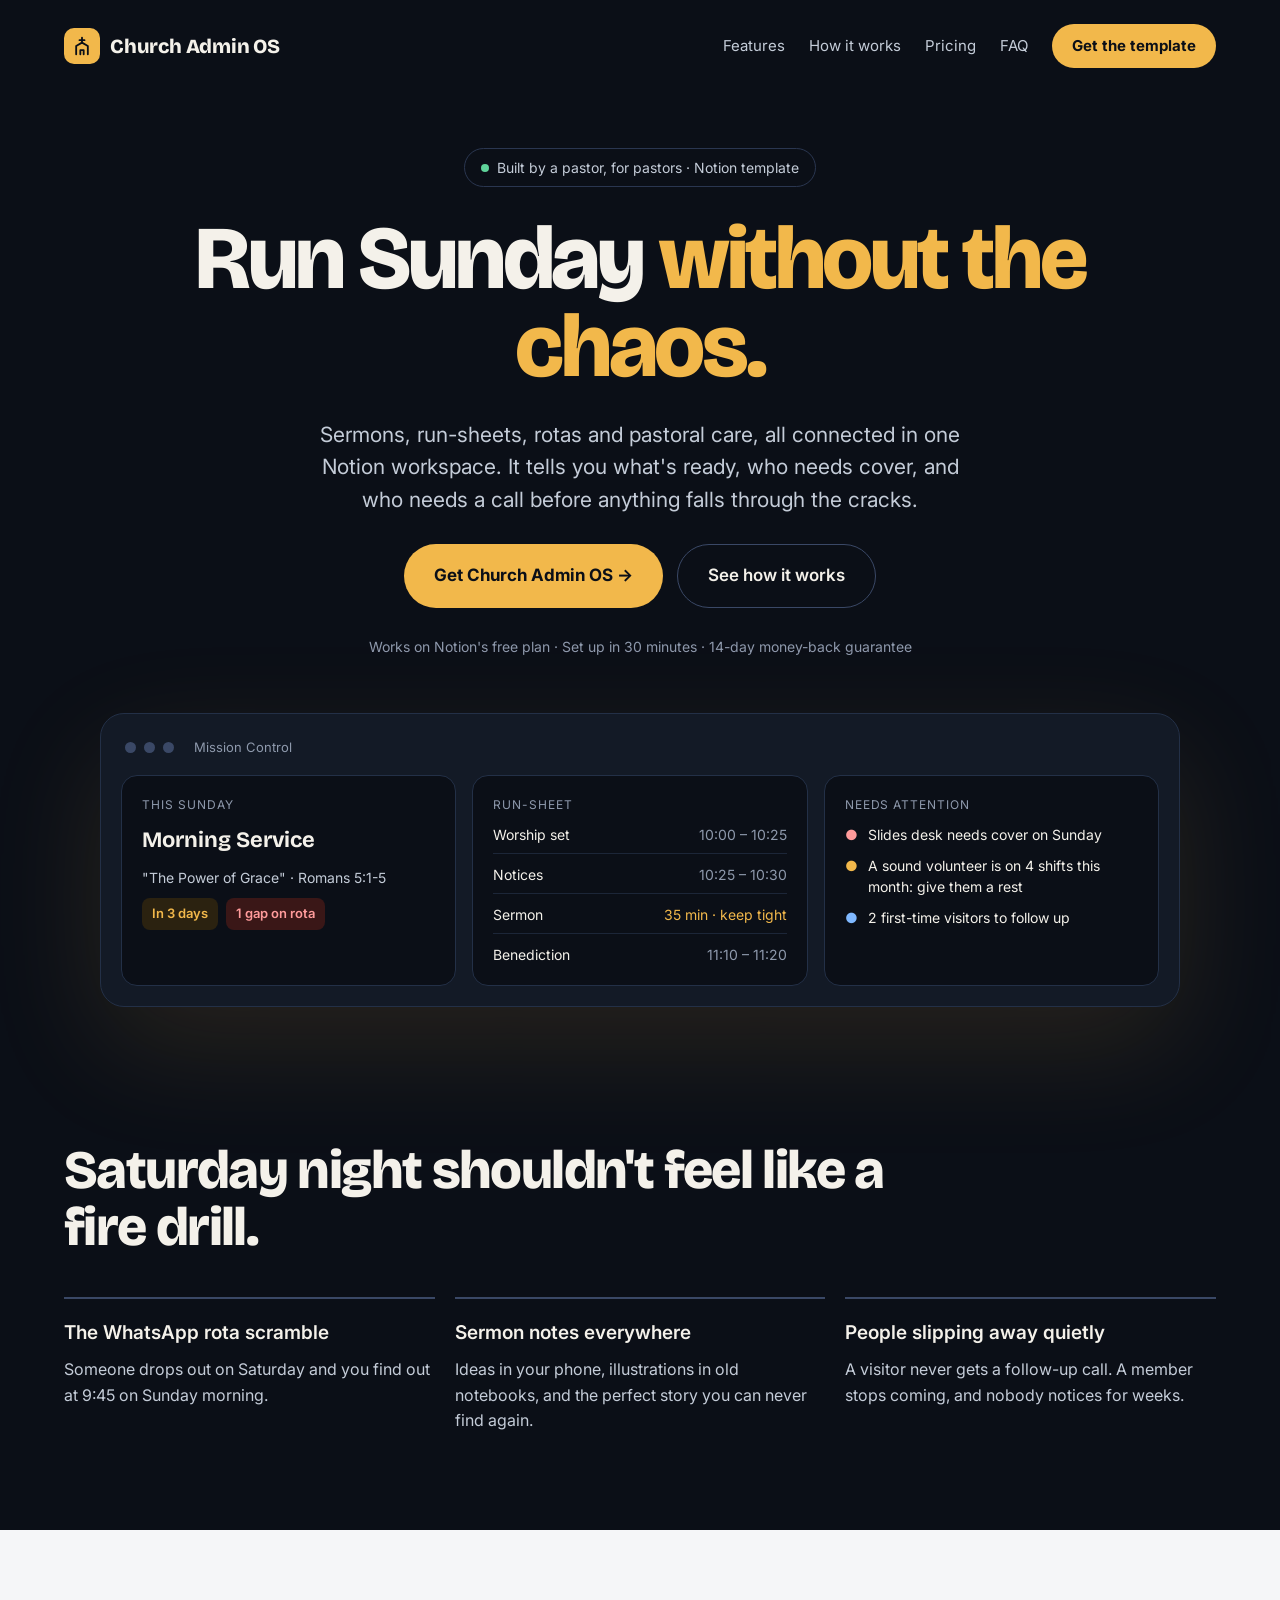
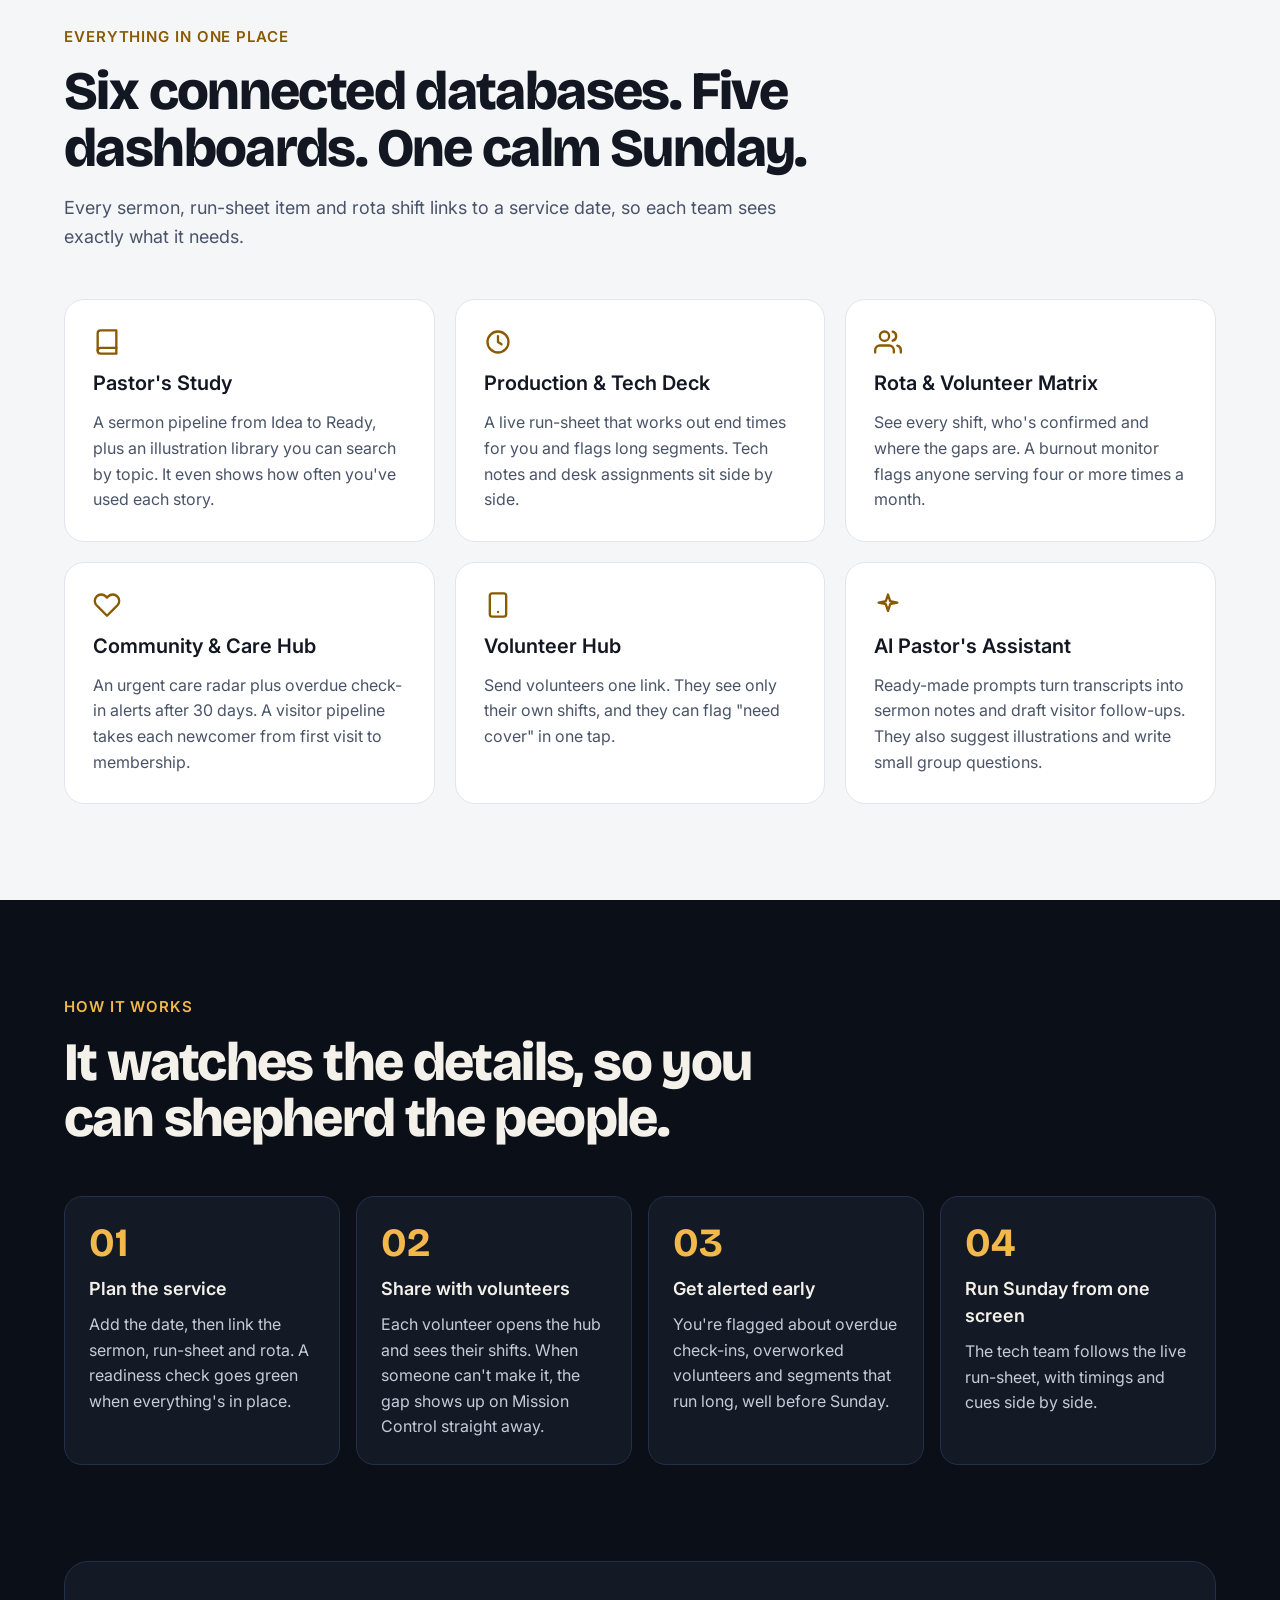
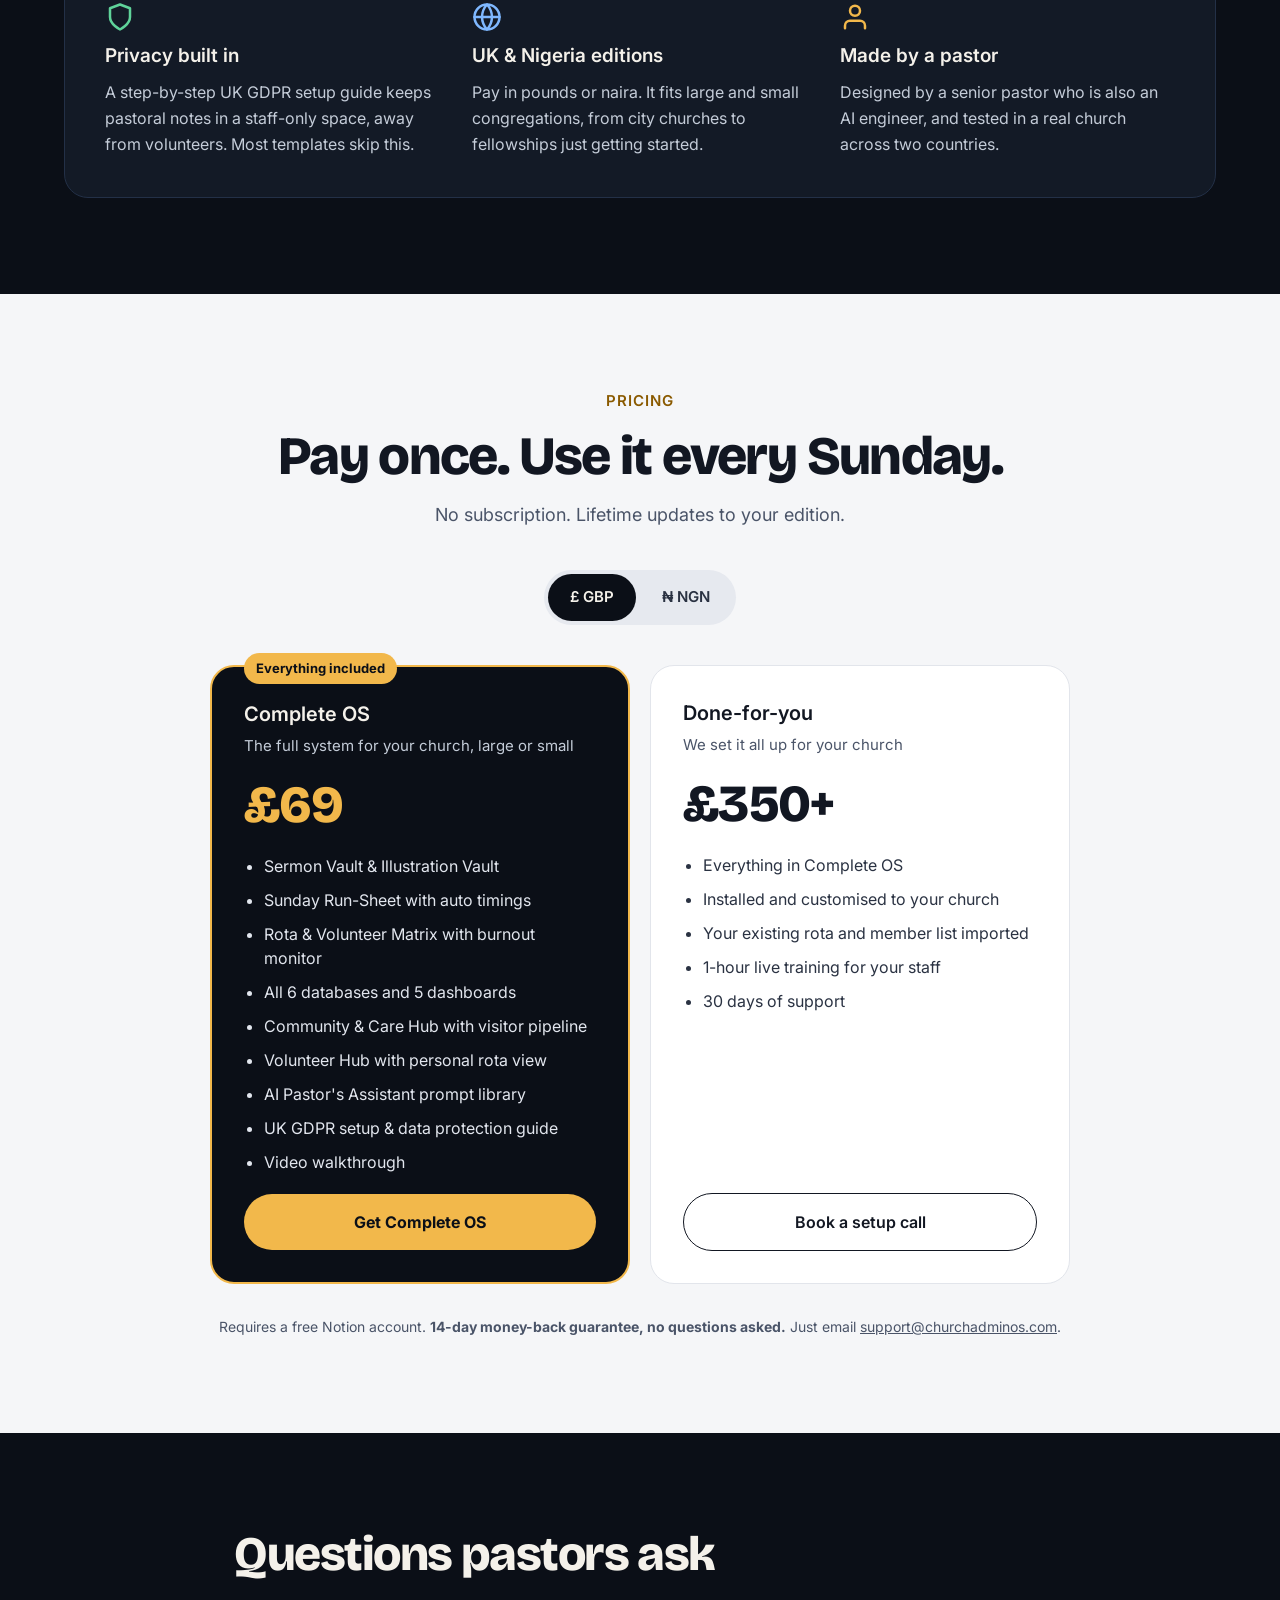
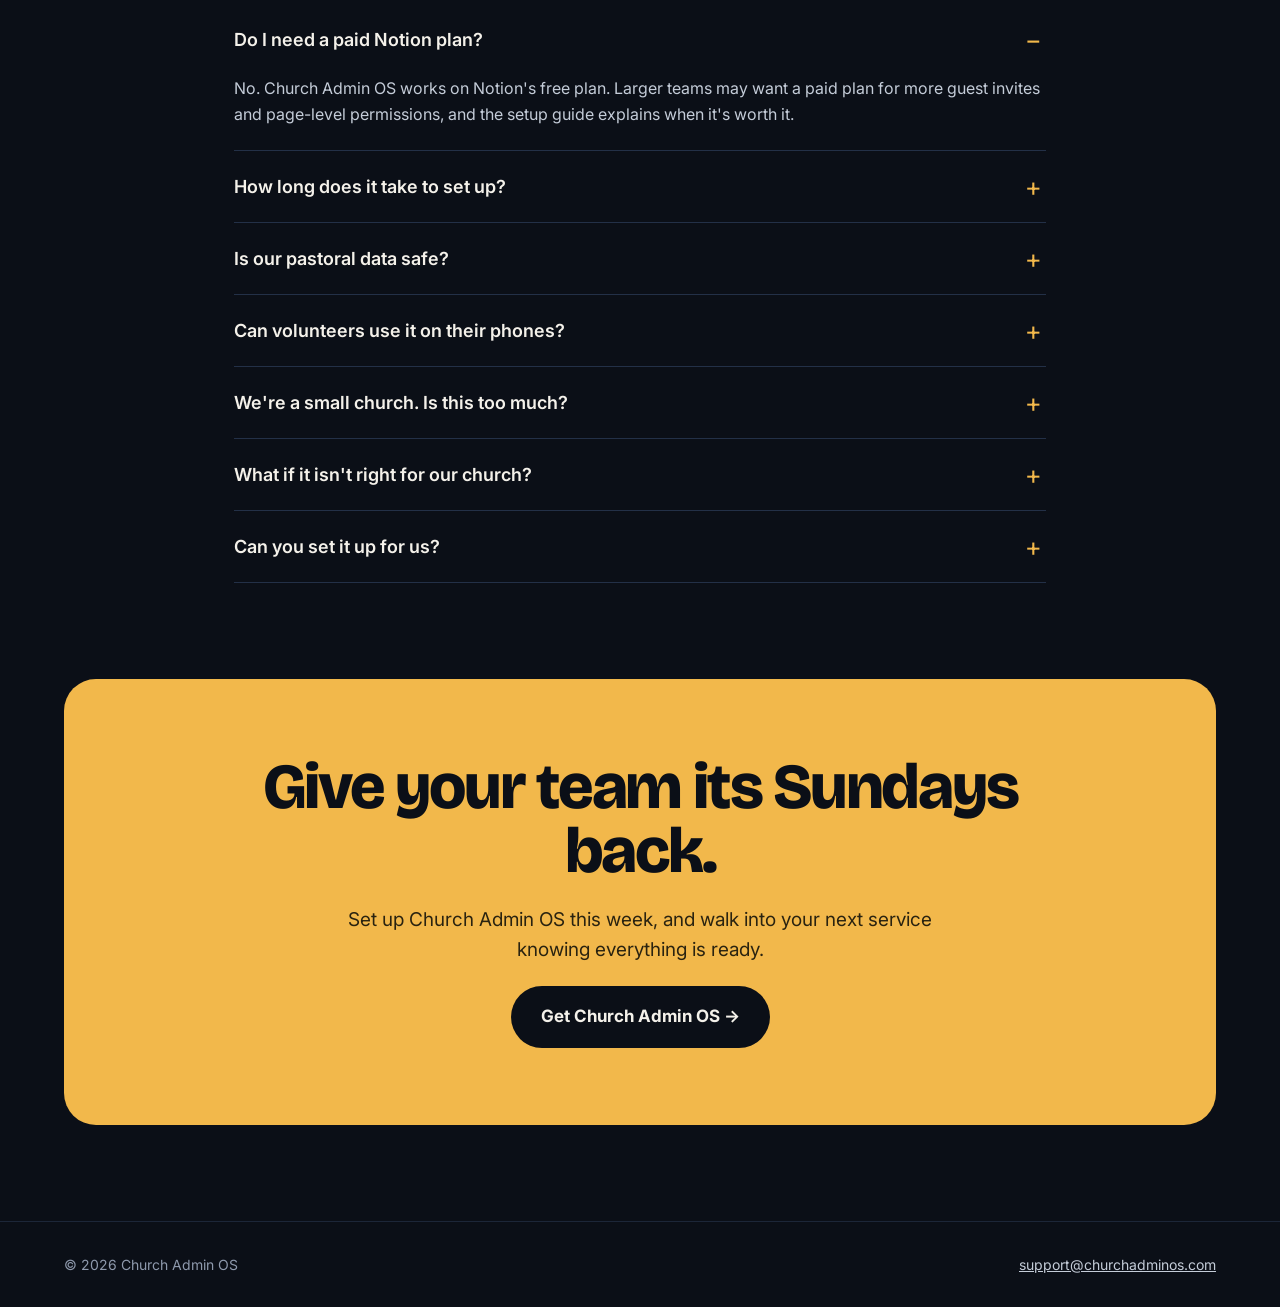
<file: index.html>
<!doctype html>
<html lang="en-GB">
<head>
<meta charset="utf-8">
<meta name="viewport" content="width=device-width, initial-scale=1">
<title>Church Admin OS — Run Sunday without the chaos</title>
<meta name="description" content="Sermons, run-sheets, rotas and pastoral care, connected in one Notion workspace for pastors, staff and volunteers. Includes a UK GDPR setup guide.">
<meta name="theme-color" content="#0B0F17">
<link rel="icon" href="/favicon.svg" type="image/svg+xml">
<link rel="apple-touch-icon" href="/apple-touch-icon.png">

<meta property="og:type" content="website">
<meta property="og:title" content="Church Admin OS — Run Sunday without the chaos">
<meta property="og:description" content="Sermons, run-sheets, rotas and pastoral care in one Notion workspace. Built by a pastor, for pastors.">
<meta property="og:url" content="https://www.churchadminos.com/">
<meta property="og:image" content="https://www.churchadminos.com/og-image.png">
<meta property="og:image:width" content="1200">
<meta property="og:image:height" content="630">
<meta name="twitter:card" content="summary_large_image">

<link rel="preconnect" href="https://fonts.googleapis.com">
<link rel="preconnect" href="https://fonts.gstatic.com" crossorigin>
<link href="https://fonts.googleapis.com/css2?family=Bricolage+Grotesque:opsz,wght@12..96,500;12..96,700;12..96,800&family=Inter:wght@400;500;600;700&display=swap" rel="stylesheet">
<link rel="stylesheet" href="/styles.css">
</head>
<body>

<a class="skip" href="#main">Skip to content</a>

<header class="nav wrap">
  <a class="brand" href="#top" aria-label="Church Admin OS home">
    <span class="mark" aria-hidden="true">
      <svg width="20" height="20" viewBox="0 0 24 24" fill="none" stroke="#0B0F17" stroke-width="2.2" stroke-linecap="round" stroke-linejoin="round"><path d="M12 2v6"/><path d="M9 5h6"/><path d="M5 22V12l7-4 7 4v10"/><path d="M10 22v-5h4v5"/></svg>
    </span>
    <span class="brand-name">Church Admin OS</span>
  </a>
  <nav aria-label="Main">
    <a href="#features">Features</a>
    <a href="#how">How it works</a>
    <a href="#pricing">Pricing</a>
    <a href="#faq">FAQ</a>
    <a class="btn btn-gold btn-sm" href="#pricing">Get<span class="hide-sm">&nbsp;the template</span><span class="show-sm">&nbsp;it</span></a>
  </nav>
</header>

<main id="main">

<!-- HERO -->
<section id="top" class="hero wrap">
  <p class="pill"><span class="dot" aria-hidden="true"></span>Built by a pastor, for pastors · Notion template</p>
  <h1>Run Sunday <span class="gold">without the chaos.</span></h1>
  <p class="lede">Sermons, run-sheets, rotas and pastoral care, all connected in one Notion workspace. It tells you what's ready, who needs cover, and who needs a call before anything falls through the cracks.</p>
  <div class="cta-row">
    <a class="btn btn-gold btn-lg" href="#pricing">Get Church Admin OS →</a>
    <a class="btn btn-ghost btn-lg" href="#how">See how it works</a>
  </div>
  <p class="fine">Works on Notion's free plan · Set up in 30 minutes · 14-day money-back guarantee</p>

  <div class="mock" aria-label="Preview of the Mission Control dashboard" role="img">
    <div class="mock-bar" aria-hidden="true"><i></i><i></i><i></i><span>Mission Control</span></div>
    <div class="mock-grid" aria-hidden="true">
      <div class="card">
        <p class="eyebrow">This Sunday</p>
        <p class="card-title">Morning Service</p>
        <p class="muted">"The Power of Grace" · Romans 5:1-5</p>
        <div class="tags"><span class="tag tag-gold">In 3 days</span><span class="tag tag-red">1 gap on rota</span></div>
      </div>
      <div class="card">
        <p class="eyebrow">Run-sheet</p>
        <div class="row"><span>Worship set</span><span class="muted">10:00 – 10:25</span></div>
        <div class="row"><span>Notices</span><span class="muted">10:25 – 10:30</span></div>
        <div class="row"><span>Sermon</span><span class="gold">35 min · keep tight</span></div>
        <div class="row last"><span>Benediction</span><span class="muted">11:10 – 11:20</span></div>
      </div>
      <div class="card">
        <p class="eyebrow">Needs attention</p>
        <p class="alert"><b class="c-red">●</b>Slides desk needs cover on Sunday</p>
        <p class="alert"><b class="c-gold">●</b>A sound volunteer is on 4 shifts this month: give them a rest</p>
        <p class="alert"><b class="c-blue">●</b>2 first-time visitors to follow up</p>
      </div>
    </div>
  </div>
</section>

<!-- PROBLEM -->
<section class="wrap section">
  <h2 class="h2 narrow">Saturday night shouldn't feel like a fire drill.</h2>
  <div class="grid-3">
    <div class="pain"><h3>The WhatsApp rota scramble</h3><p>Someone drops out on Saturday and you find out at 9:45 on Sunday morning.</p></div>
    <div class="pain"><h3>Sermon notes everywhere</h3><p>Ideas in your phone, illustrations in old notebooks, and the perfect story you can never find again.</p></div>
    <div class="pain"><h3>People slipping away quietly</h3><p>A visitor never gets a follow-up call. A member stops coming, and nobody notices for weeks.</p></div>
  </div>
</section>

<!-- FEATURES -->
<section id="features" class="light">
  <div class="wrap section">
    <div class="head">
      <p class="kicker kicker-dark">Everything in one place</p>
      <h2 class="h2">Six connected databases. Five dashboards. One calm Sunday.</h2>
      <p class="sub">Every sermon, run-sheet item and rota shift links to a service date, so each team sees exactly what it needs.</p>
    </div>
    <div class="grid-feat">
      <article class="feat">
        <svg viewBox="0 0 24 24" aria-hidden="true"><path d="M4 19.5A2.5 2.5 0 0 1 6.5 17H20"/><path d="M6.5 2H20v20H6.5A2.5 2.5 0 0 1 4 19.5v-15A2.5 2.5 0 0 1 6.5 2z"/></svg>
        <h3>Pastor's Study</h3>
        <p>A sermon pipeline from Idea to Ready, plus an illustration library you can search by topic. It even shows how often you've used each story.</p>
      </article>
      <article class="feat">
        <svg viewBox="0 0 24 24" aria-hidden="true"><circle cx="12" cy="12" r="9"/><path d="M12 7v5l3 2"/></svg>
        <h3>Production &amp; Tech Deck</h3>
        <p>A live run-sheet that works out end times for you and flags long segments. Tech notes and desk assignments sit side by side.</p>
      </article>
      <article class="feat">
        <svg viewBox="0 0 24 24" aria-hidden="true"><path d="M17 21v-2a4 4 0 0 0-4-4H5a4 4 0 0 0-4 4v2"/><circle cx="9" cy="7" r="4"/><path d="M23 21v-2a4 4 0 0 0-3-3.87"/><path d="M16 3.13a4 4 0 0 1 0 7.75"/></svg>
        <h3>Rota &amp; Volunteer Matrix</h3>
        <p>See every shift, who's confirmed and where the gaps are. A burnout monitor flags anyone serving four or more times a month.</p>
      </article>
      <article class="feat">
        <svg viewBox="0 0 24 24" aria-hidden="true"><path d="M20.84 4.61a5.5 5.5 0 0 0-7.78 0L12 5.67l-1.06-1.06a5.5 5.5 0 0 0-7.78 7.78l1.06 1.06L12 21.23l7.78-7.78 1.06-1.06a5.5 5.5 0 0 0 0-7.78z"/></svg>
        <h3>Community &amp; Care Hub</h3>
        <p>An urgent care radar plus overdue check-in alerts after 30 days. A visitor pipeline takes each newcomer from first visit to membership.</p>
      </article>
      <article class="feat">
        <svg viewBox="0 0 24 24" aria-hidden="true"><rect x="5" y="2" width="14" height="20" rx="2"/><path d="M12 18h.01"/></svg>
        <h3>Volunteer Hub</h3>
        <p>Send volunteers one link. They see only their own shifts, and they can flag "need cover" in one tap.</p>
      </article>
      <article class="feat">
        <svg viewBox="0 0 24 24" aria-hidden="true"><path d="M12 3l1.9 5.8L20 10l-6.1 1.2L12 17l-1.9-5.8L4 10l6.1-1.2z"/></svg>
        <h3>AI Pastor's Assistant</h3>
        <p>Ready-made prompts turn transcripts into sermon notes and draft visitor follow-ups. They also suggest illustrations and write small group questions.</p>
      </article>
    </div>
  </div>
</section>

<!-- HOW -->
<section id="how" class="wrap section">
  <div class="head">
    <p class="kicker">How it works</p>
    <h2 class="h2">It watches the details, so you can shepherd the people.</h2>
  </div>
  <ol class="steps">
    <li><span class="num">01</span><h3>Plan the service</h3><p>Add the date, then link the sermon, run-sheet and rota. A readiness check goes green when everything's in place.</p></li>
    <li><span class="num">02</span><h3>Share with volunteers</h3><p>Each volunteer opens the hub and sees their shifts. When someone can't make it, the gap shows up on Mission Control straight away.</p></li>
    <li><span class="num">03</span><h3>Get alerted early</h3><p>You're flagged about overdue check-ins, overworked volunteers and segments that run long, well before Sunday.</p></li>
    <li><span class="num">04</span><h3>Run Sunday from one screen</h3><p>The tech team follows the live run-sheet, with timings and cues side by side.</p></li>
  </ol>
</section>

<!-- TRUST -->
<section class="wrap section-tight">
  <div class="trust">
    <div>
      <svg viewBox="0 0 24 24" class="ic-green" aria-hidden="true"><path d="M12 22s8-4 8-10V5l-8-3-8 3v7c0 6 8 10 8 10z"/></svg>
      <h3>Privacy built in</h3>
      <p>A step-by-step UK GDPR setup guide keeps pastoral notes in a staff-only space, away from volunteers. Most templates skip this.</p>
    </div>
    <div>
      <svg viewBox="0 0 24 24" class="ic-blue" aria-hidden="true"><circle cx="12" cy="12" r="10"/><path d="M2 12h20"/><path d="M12 2a15.3 15.3 0 0 1 4 10 15.3 15.3 0 0 1-4 10 15.3 15.3 0 0 1-4-10 15.3 15.3 0 0 1 4-10z"/></svg>
      <h3>UK &amp; Nigeria editions</h3>
      <p>Pay in pounds or naira. It fits large and small congregations, from city churches to fellowships just getting started.</p>
    </div>
    <div>
      <svg viewBox="0 0 24 24" class="ic-gold" aria-hidden="true"><path d="M20 21v-2a4 4 0 0 0-4-4H8a4 4 0 0 0-4 4v2"/><circle cx="12" cy="7" r="4"/></svg>
      <h3>Made by a pastor</h3>
      <p>Designed by a senior pastor who is also an AI engineer, and tested in a real church across two countries.</p>
    </div>
  </div>
</section>

<!-- TESTIMONIAL: hidden until you add a real quote (see README) -->
<section class="wrap quote" hidden>
  <blockquote>
    <p>"[ADD A REAL QUOTE FROM AN EARLY PASTOR OR CHURCH ADMIN]"</p>
    <footer>[Name], [Role], [Church, City]</footer>
  </blockquote>
</section>

<!-- PRICING -->
<section id="pricing" class="light">
  <div class="wrap section center">
    <div class="head center">
      <p class="kicker kicker-dark">Pricing</p>
      <h2 class="h2">Pay once. Use it every Sunday.</h2>
      <p class="sub">No subscription. Lifetime updates to your edition.</p>
    </div>

    <div class="toggle" role="group" aria-label="Currency">
      <button type="button" data-cur="gbp" aria-pressed="true">£ GBP</button>
      <button type="button" data-cur="ngn" aria-pressed="false">₦ NGN</button>
    </div>

    <div class="plans">
      <!-- STARTER: hidden until the cut-down Starter template is ready. Delete `hidden` to show it again. -->
      <div class="plan" hidden>
        <h3>Starter</h3>
        <p class="plan-sub">For small churches getting organised</p>
        <p class="price" data-gbp="£29" data-ngn="₦25,000">£29</p>
        <ul>
          <li>Sermon Vault &amp; Illustration Vault</li>
          <li>Sunday Run-Sheet with auto timings</li>
          <li>Rota &amp; Volunteer Matrix</li>
          <li>Quick-start guide</li>
        </ul>
        <a class="btn btn-outline" data-checkout="starter" href="#pricing">Get Starter</a>
      </div>

      <div class="plan plan-featured">
        <span class="badge">Everything included</span>
        <h3>Complete OS</h3>
        <p class="plan-sub">The full system for your church, large or small</p>
        <p class="price gold" data-gbp="£69" data-ngn="₦60,000">£69</p>
        <ul>
          <li>Sermon Vault &amp; Illustration Vault</li>
          <li>Sunday Run-Sheet with auto timings</li>
          <li>Rota &amp; Volunteer Matrix with burnout monitor</li>
          <li>All 6 databases and 5 dashboards</li>
          <li>Community &amp; Care Hub with visitor pipeline</li>
          <li>Volunteer Hub with personal rota view</li>
          <li>AI Pastor's Assistant prompt library</li>
          <li>UK GDPR setup &amp; data protection guide</li>
          <li>Video walkthrough</li>
        </ul>
        <a class="btn btn-gold" data-checkout="complete" href="#pricing">Get Complete OS</a>
      </div>

      <div class="plan">
        <h3>Done-for-you</h3>
        <p class="plan-sub">We set it all up for your church</p>
        <p class="price" data-gbp="£350+" data-ngn="₦300,000+">£350+</p>
        <ul>
          <li>Everything in Complete OS</li>
          <li>Installed and customised to your church</li>
          <li>Your existing rota and member list imported</li>
          <li>1-hour live training for your staff</li>
          <li>30 days of support</li>
        </ul>
        <a class="btn btn-outline" data-checkout="done_for_you" href="#pricing">Book a setup call</a>
      </div>
    </div>
    <p class="fine dark">Requires a free Notion account. <strong>14-day money-back guarantee, no questions asked.</strong> Just email <a href="mailto:support@churchadminos.com" style="color:inherit">support@churchadminos.com</a>.</p>
  </div>
</section>

<!-- FAQ -->
<section id="faq" class="wrap section faq">
  <h2 class="h2">Questions pastors ask</h2>
  <details open>
    <summary>Do I need a paid Notion plan?</summary>
    <p>No. Church Admin OS works on Notion's free plan. Larger teams may want a paid plan for more guest invites and page-level permissions, and the setup guide explains when it's worth it.</p>
  </details>
  <details>
    <summary>How long does it take to set up?</summary>
    <p>About 30 minutes for the basics. The setup guide walks you through clearing the demo data, adding your first Sunday and inviting volunteers.</p>
  </details>
  <details>
    <summary>Is our pastoral data safe?</summary>
    <p>The template includes a UK GDPR setup guide. It shows you how to keep care notes in a staff-only area so volunteers only ever see their own rota.</p>
  </details>
  <details>
    <summary>Can volunteers use it on their phones?</summary>
    <p>Yes. The Volunteer Hub works in the free Notion mobile app. Volunteers tap a link to see their shifts and can flag when they need cover.</p>
  </details>
  <details>
    <summary>We're a small church. Is this too much?</summary>
    <p>Not at all. Start with just the Sermon Vault and the rota, and ignore the rest until you need it. Everything is already connected, so you grow into the full system at your own pace, with no extra cost.</p>
  </details>
  <details>
    <summary>What if it isn't right for our church?</summary>
    <p>You're covered by a 14-day money-back guarantee, no questions asked. Email support@churchadminos.com within 14 days of buying and we'll refund you in full.</p>
  </details>
  <details>
    <summary>Can you set it up for us?</summary>
    <p>Yes. The Done-for-you package includes installation, customisation, importing your existing lists and live training for your team.</p>
  </details>
</section>

<!-- FINAL CTA -->
<section class="wrap section-tight">
  <div class="final">
    <h2>Give your team its Sundays back.</h2>
    <p>Set up Church Admin OS this week, and walk into your next service knowing everything is ready.</p>
    <a class="btn btn-dark btn-lg" href="#pricing">Get Church Admin OS →</a>
  </div>
</section>

</main>

<footer class="foot">
  <div class="wrap foot-in">
    <p>© <span id="year">2026</span> Church Admin OS</p>
    <p><a href="mailto:support@churchadminos.com">support@churchadminos.com</a></p>
  </div>
</footer>

<script src="/main.js" defer></script>
</body>
</html>
</file>
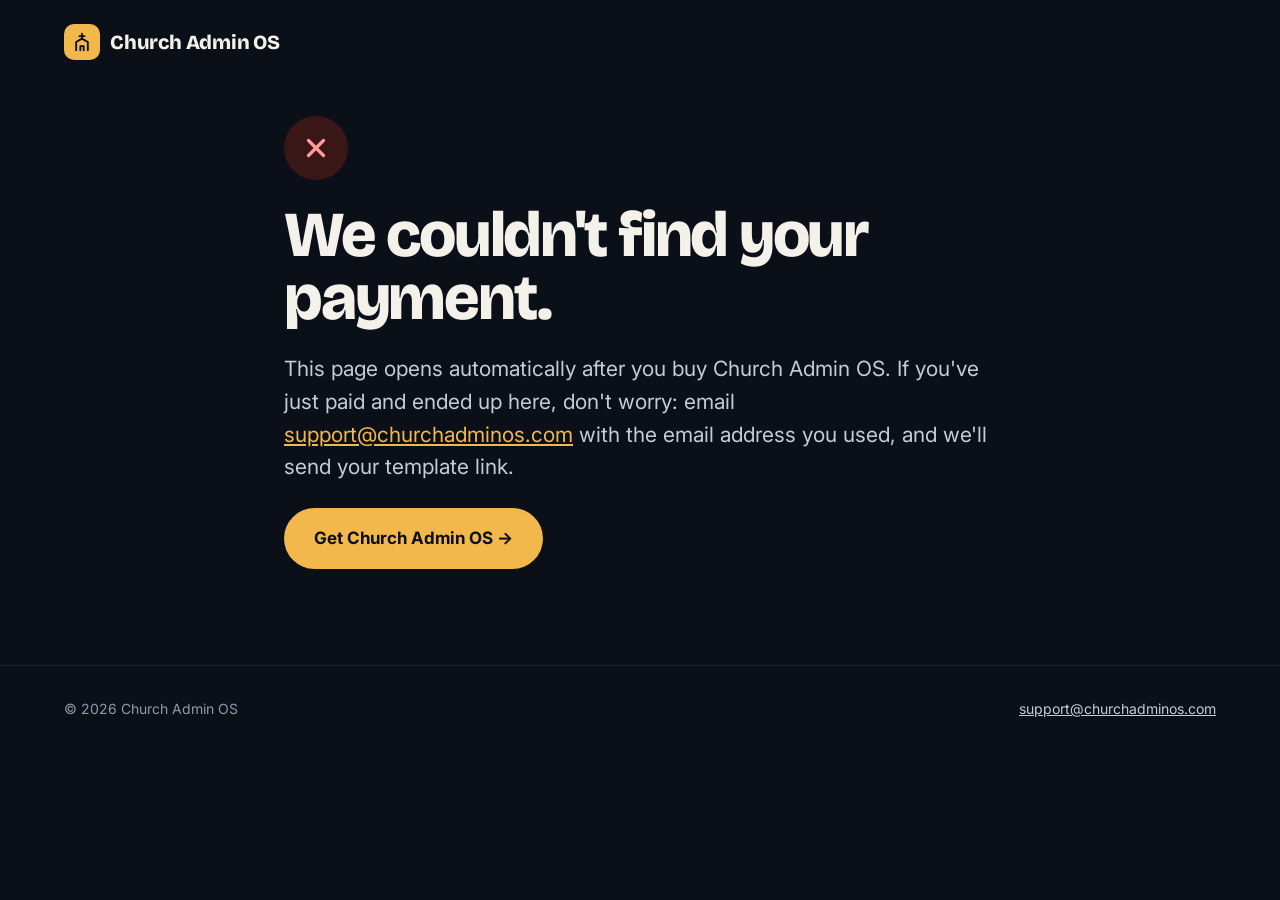
<file: thank-you.html>
<!doctype html>
<html lang="en-GB">
<head>
<meta charset="utf-8">
<meta name="viewport" content="width=device-width, initial-scale=1">
<title>Thank you — Church Admin OS</title>
<meta name="robots" content="noindex, nofollow">
<meta name="theme-color" content="#0B0F17">
<link rel="icon" href="/favicon.svg" type="image/svg+xml">
<link rel="apple-touch-icon" href="/apple-touch-icon.png">
<link rel="preconnect" href="https://fonts.googleapis.com">
<link rel="preconnect" href="https://fonts.gstatic.com" crossorigin>
<link href="https://fonts.googleapis.com/css2?family=Bricolage+Grotesque:opsz,wght@12..96,500;12..96,700;12..96,800&family=Inter:wght@400;500;600;700&display=swap" rel="stylesheet">
<link rel="stylesheet" href="/styles.css">
<style>
  .ty { max-width: 760px; margin: 0 auto; padding: 32px 24px 96px; display: flex; flex-direction: column; gap: 28px; }
  .ty-check { width: 64px; height: 64px; border-radius: 50%; background: #123020; display: flex; align-items: center; justify-content: center; }
  .ty h1 { font-size: clamp(38px, 6vw, 64px); }
  .ty .lede { max-width: none; }
  .ty-cta { display: flex; flex-wrap: wrap; gap: 14px; }
  .ty-steps { list-style: none; padding: 0; margin: 0; display: flex; flex-direction: column; gap: 12px; }
  .ty-steps li { display: flex; gap: 16px; background: var(--surface); border: 1px solid var(--line); border-radius: 16px; padding: 18px 20px; }
  .ty-n { flex: 0 0 34px; height: 34px; border-radius: 50%; background: #2B2210; color: var(--gold); font-weight: 700; display: flex; align-items: center; justify-content: center; }
  .ty-steps h2 { font-size: 17px; font-weight: 600; margin-bottom: 4px; display: flex; align-items: center; gap: 8px; }
  .ty-steps p { color: var(--muted); line-height: 1.6; }
  .ty-steps svg { display: inline-block; }
  .ty-note { border-left: 3px solid var(--gold); padding-left: 16px; color: var(--muted); line-height: 1.6; }
  .ty-help { background: var(--surface); border: 1px solid var(--line); border-radius: 16px; padding: 20px; color: var(--muted); line-height: 1.6; }
  .ty-help b { color: var(--text); }
  .ty-state[hidden] { display: none !important; }
  .ty-wait { color: var(--muted); display: flex; align-items: center; gap: 12px; }
  .ty-spin { width: 20px; height: 20px; border-radius: 50%; border: 3px solid var(--line); border-top-color: var(--gold); animation: ty-spin .8s linear infinite; }
  @keyframes ty-spin { to { transform: rotate(360deg); } }
  @media (prefers-reduced-motion: reduce) { .ty-spin { animation: none; } }
  .ty-x { width: 64px; height: 64px; border-radius: 50%; background: #3A1717; display: flex; align-items: center; justify-content: center; }
</style>
</head>
<body>

<header class="nav wrap">
  <a class="brand" href="/" aria-label="Church Admin OS home">
    <span class="mark" aria-hidden="true">
      <svg width="20" height="20" viewBox="0 0 24 24" fill="none" stroke="#0B0F17" stroke-width="2.2" stroke-linecap="round" stroke-linejoin="round"><path d="M12 2v6"/><path d="M9 5h6"/><path d="M5 22V12l7-4 7 4v10"/><path d="M10 22v-5h4v5"/></svg>
    </span>
    <span class="brand-name">Church Admin OS</span>
  </a>
</header>

<main class="ty">

  <!-- 1. While we check the payment with Stripe -->
  <div class="ty-state" data-state="checking">
    <p class="ty-wait" role="status"><span class="ty-spin" aria-hidden="true"></span>Checking your payment&hellip;</p>
  </div>

  <!-- 2. Payment confirmed -->
  <div class="ty-state" data-state="paid" hidden>
    <div style="display:flex;flex-direction:column;gap:28px">
      <div class="ty-check" aria-hidden="true">
        <svg width="32" height="32" viewBox="0 0 24 24" fill="none" stroke="#5FD39A" stroke-width="2.6" stroke-linecap="round" stroke-linejoin="round"><path d="M20 6 9 17l-5-5"/></svg>
      </div>

      <h1>Thank you.<br><span class="gold">Your template is ready.</span></h1>
      <p class="lede">Your payment went through and a receipt is on its way to your email. Click below to open Church Admin OS and copy it into your own Notion workspace. It takes less than a minute.</p>

      <div class="ty-cta">
        <a class="btn btn-gold btn-lg" id="template-link" href="#" target="_blank" rel="noopener">Get your template &rarr;</a>
      </div>

      <p class="ty-note"><b>Bookmark this page now.</b> This address is unique to your purchase, so you can come back to your template link any time.</p>

      <ol class="ty-steps">
        <li><span class="ty-n">1</span><div><h2>Sign in to Notion</h2><p>Open notion.so and sign in, or create a free account. The free plan is enough.</p></div></li>
        <li><span class="ty-n">2</span><div><h2>Open your template</h2><p>Click the gold "Get your template" button above. It opens in a new tab.</p></div></li>
        <li><span class="ty-n">3</span><div><h2>Click the Duplicate icon
          <svg width="20" height="20" viewBox="0 0 24 24" fill="none" stroke="#F2B84B" stroke-width="2" stroke-linecap="round" stroke-linejoin="round" aria-hidden="true"><rect x="8" y="8" width="13" height="13" rx="2.5"/><path d="M16 8V5.5A2.5 2.5 0 0 0 13.5 3h-8A2.5 2.5 0 0 0 3 5.5v8A2.5 2.5 0 0 0 5.5 16H8"/></svg></h2>
          <p>Look at the top right for <b>two overlapping squares</b>, next to the share icon. Click it and choose your workspace. Church Admin OS appears in your sidebar with everything connected.</p></div></li>
        <li><span class="ty-n">4</span><div><h2>Open the Setup Guide</h2><p>Inside your copy, open "Setup &amp; Data Protection Guide" and follow it. You'll be planning your first Sunday in about 30 minutes.</p></div></li>
      </ol>

      <div class="ty-help">
        <b>Need help?</b> Email <a href="mailto:support@churchadminos.com">support@churchadminos.com</a> and we'll reply within 2 working days. Remember you're covered by our <b>14-day money-back guarantee, no questions asked</b>.
      </div>
    </div>
  </div>

  <!-- 3. No payment found (or someone typed the address directly) -->
  <div class="ty-state" data-state="unpaid" hidden>
    <div style="display:flex;flex-direction:column;gap:24px">
      <div class="ty-x" aria-hidden="true">
        <svg width="30" height="30" viewBox="0 0 24 24" fill="none" stroke="#FF9B9B" stroke-width="2.6" stroke-linecap="round" stroke-linejoin="round"><path d="M18 6 6 18"/><path d="m6 6 12 12"/></svg>
      </div>
      <h1>We couldn't find your payment.</h1>
      <p class="lede">This page opens automatically after you buy Church Admin OS. If you've just paid and ended up here, don't worry: email <a href="mailto:support@churchadminos.com?subject=Template%20access">support@churchadminos.com</a> with the email address you used, and we'll send your template link.</p>
      <div class="ty-cta"><a class="btn btn-gold btn-lg" href="/#pricing">Get Church Admin OS &rarr;</a></div>
    </div>
  </div>

  <!-- 4. Couldn't reach Stripe just now -->
  <div class="ty-state" data-state="error" hidden>
    <div style="display:flex;flex-direction:column;gap:24px">
      <h1>We're having trouble checking your payment.</h1>
      <p class="lede">Your payment is safe. Please refresh this page in a minute. If it still doesn't work, email <a href="mailto:support@churchadminos.com?subject=Template%20access">support@churchadminos.com</a> and we'll send your template link straight away.</p>
      <div class="ty-cta"><button type="button" class="btn btn-gold btn-lg" onclick="location.reload()" style="border:0;cursor:pointer;font:inherit;font-weight:700">Try again</button></div>
    </div>
  </div>

  <noscript><p class="lede">Please turn on JavaScript to see your template link, or email support@churchadminos.com.</p></noscript>
</main>

<script>
(function () {
  function show(name) {
    document.querySelectorAll('.ty-state').forEach(function (el) { el.hidden = el.dataset.state !== name; });
  }
  var id = new URLSearchParams(location.search).get('session_id');
  if (!id) { show('unpaid'); return; }
  fetch('/api/verify?session_id=' + encodeURIComponent(id), { cache: 'no-store' })
    .then(function (r) { return r.json().then(function (body) { return { status: r.status, body: body }; }); })
    .then(function (res) {
      if (res.body && res.body.ok && res.body.templateUrl) {
        document.getElementById('template-link').href = res.body.templateUrl;
        show('paid');
      } else if (res.status === 402 || res.status === 404 || res.status === 400) {
        show('unpaid');
      } else {
        show('error');
      }
    })
    .catch(function () { show('error'); });
})();
</script>

<footer class="foot">
  <div class="wrap foot-in">
    <p>© 2026 Church Admin OS</p>
    <p><a href="mailto:support@churchadminos.com">support@churchadminos.com</a></p>
  </div>
</footer>

</body>
</html>
</file>
<file: styles.css>
:root {
  --ink: #0B0F17;
  --surface: #131A26;
  --line: #233047;
  --line-soft: #1C2638;
  --text: #F4F1EA;
  --muted: #C4CCD8;
  --faint: #8E99AC;
  --gold: #F2B84B;
  --gold-hover: #FFD27A;
  --gold-deep: #8A5A00;
  --light: #F5F6F8;
  --light-line: #E2E5EB;
  --light-text: #121722;
  --light-muted: #4A5468;
  --red: #FF9B9B;
  --blue: #7FB8FF;
  --green: #5FD39A;
  --display: 'Bricolage Grotesque', system-ui, sans-serif;
  --body: Inter, system-ui, -apple-system, 'Segoe UI', sans-serif;
}

*, *::before, *::after { box-sizing: border-box; }
html { scroll-behavior: smooth; }
@media (prefers-reduced-motion: reduce) { html { scroll-behavior: auto; } }
body { margin: 0; background: var(--ink); color: var(--text); font-family: var(--body); line-height: 1.5; -webkit-font-smoothing: antialiased; }
h1, h2, h3, p { margin: 0; }
img, svg { display: block; }
a { color: var(--gold); }
a:hover { color: var(--gold-hover); }
:focus-visible { outline: 3px solid var(--gold); outline-offset: 3px; border-radius: 6px; }

.skip { position: absolute; left: -9999px; top: 8px; background: var(--gold); color: var(--ink); padding: 10px 16px; border-radius: 8px; font-weight: 600; z-index: 10; }
.skip:focus { left: 8px; }

.wrap { max-width: 1200px; margin: 0 auto; padding-left: 24px; padding-right: 24px; }
.section { padding-top: 96px; padding-bottom: 96px; }
.section-tight { padding-bottom: 96px; }
.center { text-align: center; }

/* NAV */
.nav { display: flex; flex-wrap: wrap; align-items: center; justify-content: space-between; gap: 16px; padding-top: 24px; padding-bottom: 24px; }
.brand { display: flex; align-items: center; gap: 10px; text-decoration: none; color: var(--text); }
.brand:hover { color: var(--text); }
.mark { width: 36px; height: 36px; border-radius: 10px; background: var(--gold); display: flex; align-items: center; justify-content: center; }
.brand-name { font-family: var(--display); font-weight: 800; font-size: 20px; letter-spacing: -0.01em; }
.nav nav { display: flex; flex-wrap: wrap; align-items: center; gap: 24px; font-size: 15px; }
.nav nav a:not(.btn) { color: var(--muted); text-decoration: none; }
.nav nav a:not(.btn):hover { color: var(--text); }
.show-sm { display: none; }
@media (max-width: 720px) { .show-sm { display: inline; } }
@media (max-width: 720px) {
  .nav { flex-wrap: nowrap; }
  .nav nav { gap: 0; }
  .nav nav a:not(.btn) { display: none; }
  .brand-name { font-size: 17px; white-space: nowrap; }
  .hide-sm { display: none; }
  .btn-sm { padding: 10px 16px; font-size: 14px; white-space: nowrap; }
}

/* BUTTONS */
.btn { display: inline-flex; align-items: center; justify-content: center; min-height: 44px; border-radius: 999px; font-weight: 600; text-decoration: none; transition: transform .15s ease, background-color .15s ease; }
.btn:hover { transform: translateY(-1px); }
.btn-sm { padding: 10px 20px; }
.btn-lg { padding: 18px 30px; font-size: 17px; }
.btn-gold { background: var(--gold); color: var(--ink); font-weight: 700; }
.btn-gold:hover { background: var(--gold-hover); color: var(--ink); }
.btn-ghost { border: 1px solid #3A4866; color: var(--text); }
.btn-ghost:hover { border-color: var(--muted); color: var(--text); }
.btn-outline { border: 1.5px solid var(--light-text); color: var(--light-text); padding: 16px; }
.btn-outline:hover { background: var(--light-text); color: #fff; }
.btn-dark { background: var(--ink); color: var(--text); font-weight: 700; }
.btn-dark:hover { color: var(--gold); }
.plan .btn { width: 100%; padding: 16px; }

/* HERO */
.hero { display: flex; flex-direction: column; align-items: center; text-align: center; gap: 28px; padding-top: 56px; padding-bottom: 40px; }
.pill { display: inline-flex; align-items: center; gap: 8px; border: 1px solid #2A3650; border-radius: 999px; padding: 8px 16px; font-size: 14px; color: var(--muted); }
.dot { width: 8px; height: 8px; border-radius: 50%; background: var(--green); }
h1 { font-family: var(--display); font-weight: 800; font-size: clamp(44px, 7vw, 92px); line-height: 0.98; letter-spacing: -0.035em; max-width: 1000px; }
.gold { color: var(--gold); }
.lede { font-size: clamp(18px, 2vw, 21px); line-height: 1.55; color: var(--muted); max-width: 680px; }
.cta-row { display: flex; flex-wrap: wrap; justify-content: center; gap: 14px; }
.fine { font-size: 14px; color: var(--faint); }
.fine.dark { color: var(--light-muted); margin-top: 32px; }

/* MOCK */
.mock { width: 100%; max-width: 1080px; margin-top: 28px; background: var(--surface); border: 1px solid var(--line); border-radius: 24px; padding: 20px; text-align: left; box-shadow: 0 40px 120px rgba(242,184,75,.12); }
.mock-bar { display: flex; align-items: center; gap: 8px; padding: 4px 4px 18px; }
.mock-bar i { width: 11px; height: 11px; border-radius: 50%; background: #3A4866; }
.mock-bar span { margin-left: 12px; font-size: 13px; color: var(--faint); }
.mock-grid { display: grid; grid-template-columns: repeat(auto-fit, minmax(240px, 1fr)); gap: 16px; }
.card { background: var(--ink); border: 1px solid var(--line); border-radius: 16px; padding: 20px; display: flex; flex-direction: column; gap: 10px; }
.eyebrow { font-size: 12px; text-transform: uppercase; letter-spacing: .08em; color: var(--faint); }
.card-title { font-family: var(--display); font-weight: 700; font-size: 22px; }
.muted { color: var(--muted); font-size: 14px; }
.row .muted { color: var(--faint); }
.tags { display: flex; flex-wrap: wrap; gap: 8px; }
.tag { font-size: 13px; font-weight: 600; padding: 6px 10px; border-radius: 8px; }
.tag-gold { background: #2B2210; color: var(--gold); }
.tag-red { background: #3A1717; color: var(--red); }
.row { display: flex; justify-content: space-between; gap: 12px; font-size: 14px; border-bottom: 1px solid var(--line-soft); padding-bottom: 8px; }
.row.last { border-bottom: 0; padding-bottom: 0; }
.row .gold { font-size: 14px; }
.alert { display: flex; gap: 10px; font-size: 14px; }
.alert b { font-weight: 400; }
.c-red { color: var(--red); } .c-gold { color: var(--gold); } .c-blue { color: var(--blue); }

/* HEADINGS */
.h2 { font-family: var(--display); font-weight: 800; font-size: clamp(32px, 4.5vw, 54px); line-height: 1.05; letter-spacing: -0.03em; }
.narrow { max-width: 820px; margin-bottom: 40px; }
.head { display: flex; flex-direction: column; gap: 16px; max-width: 760px; margin-bottom: 48px; }
.head.center { align-items: center; margin-left: auto; margin-right: auto; margin-bottom: 40px; }
.kicker { font-weight: 600; color: var(--gold); font-size: 15px; letter-spacing: .06em; text-transform: uppercase; }
.kicker-dark { color: var(--gold-deep); }
.sub { font-size: 18px; line-height: 1.6; color: var(--light-muted); }

/* PROBLEM */
.grid-3 { display: grid; grid-template-columns: repeat(auto-fit, minmax(280px, 1fr)); gap: 20px; }
.pain { border-top: 2px solid #3A4866; padding-top: 20px; display: flex; flex-direction: column; gap: 10px; }
.pain h3 { font-weight: 600; font-size: 19px; }
.pain p { color: var(--muted); line-height: 1.6; }

/* LIGHT SECTIONS */
.light { background: var(--light); color: var(--light-text); }
.grid-feat { display: grid; grid-template-columns: repeat(auto-fit, minmax(300px, 1fr)); gap: 20px; }
.feat { background: #fff; border: 1px solid var(--light-line); border-radius: 20px; padding: 28px; display: flex; flex-direction: column; gap: 12px; transition: transform .2s ease, box-shadow .2s ease; }
.feat:hover { transform: translateY(-3px); box-shadow: 0 18px 40px rgba(18,23,34,.08); }
.feat svg { width: 28px; height: 28px; fill: none; stroke: var(--gold-deep); stroke-width: 2; stroke-linecap: round; stroke-linejoin: round; }
.feat h3 { font-size: 20px; font-weight: 600; }
.feat p { color: var(--light-muted); line-height: 1.6; }

/* STEPS */
.steps { list-style: none; padding: 0; margin: 0; display: grid; grid-template-columns: repeat(auto-fit, minmax(260px, 1fr)); gap: 16px; }
.steps li { background: var(--surface); border: 1px solid var(--line); border-radius: 18px; padding: 24px; display: flex; flex-direction: column; gap: 10px; }
.num { font-family: var(--display); font-weight: 700; font-size: 40px; color: var(--gold); line-height: 1.1; }
.steps h3 { font-weight: 600; font-size: 18px; }
.steps p { color: var(--muted); line-height: 1.6; }

/* TRUST */
.trust { background: var(--surface); border: 1px solid var(--line); border-radius: 24px; padding: 40px; display: grid; grid-template-columns: repeat(auto-fit, minmax(280px, 1fr)); gap: 32px; }
.trust > div { display: flex; flex-direction: column; gap: 10px; }
.trust svg { width: 30px; height: 30px; fill: none; stroke-width: 2; stroke-linecap: round; stroke-linejoin: round; }
.ic-green { stroke: var(--green); } .ic-blue { stroke: var(--blue); } .ic-gold { stroke: var(--gold); }
.trust h3 { font-weight: 600; font-size: 19px; }
.trust p { color: var(--muted); line-height: 1.6; }

/* QUOTE */
.quote { max-width: 900px; padding-bottom: 96px; text-align: center; }
.quote blockquote { margin: 0; display: flex; flex-direction: column; gap: 20px; }
.quote p { font-family: var(--display); font-weight: 500; font-size: clamp(24px, 3vw, 34px); line-height: 1.3; letter-spacing: -.015em; }
.quote footer { color: var(--faint); }

/* PRICING */
.toggle { display: inline-flex; background: #E6E9EF; border-radius: 999px; padding: 4px; gap: 4px; margin-bottom: 40px; }
.toggle button { border: 0; border-radius: 999px; padding: 12px 22px; min-height: 44px; font: inherit; font-weight: 600; font-size: 15px; cursor: pointer; background: transparent; color: #2A3242; }
.toggle button[aria-pressed="true"] { background: var(--ink); color: var(--text); }
[hidden] { display: none !important; }
.plans { max-width: 860px; margin: 0 auto; display: grid; grid-template-columns: repeat(auto-fit, minmax(290px, 1fr)); gap: 20px; align-items: stretch; text-align: left; }
.plan { background: #fff; border: 1px solid var(--light-line); border-radius: 24px; padding: 32px; display: flex; flex-direction: column; gap: 20px; position: relative; }
.plan h3 { font-weight: 600; font-size: 20px; }
.plan-sub { color: var(--light-muted); font-size: 15px; margin-top: -14px; }
.price { font-family: var(--display); font-weight: 800; font-size: 52px; letter-spacing: -.03em; line-height: 1.1; }
.plan ul { margin: 0; padding-left: 20px; display: flex; flex-direction: column; gap: 10px; color: #2A3242; line-height: 1.5; flex-grow: 1; }
.plan-featured { background: var(--ink); color: var(--text); border: 2px solid var(--gold); }
.plan-featured .plan-sub { color: var(--muted); }
.plan-featured ul { color: #E2E6EE; }
.badge { position: absolute; top: -14px; left: 32px; background: var(--gold); color: var(--ink); font-size: 13px; font-weight: 700; padding: 6px 12px; border-radius: 999px; }

/* FAQ */
.faq { max-width: 860px; }
.faq .h2 { font-size: clamp(32px, 4.5vw, 48px); margin-bottom: 24px; }
details { border-bottom: 1px solid var(--line); }
summary { list-style: none; cursor: pointer; font-weight: 600; font-size: 18px; padding: 22px 40px 22px 0; position: relative; min-height: 44px; }
summary::-webkit-details-marker { display: none; }
summary::after { content: '+'; position: absolute; right: 4px; top: 50%; transform: translateY(-50%); color: var(--gold); font-size: 26px; font-weight: 400; }
details[open] summary::after { content: '−'; }
details p { padding-bottom: 22px; color: var(--muted); line-height: 1.65; }

/* FINAL */
.final { background: var(--gold); color: var(--ink); border-radius: 32px; padding: clamp(40px, 6vw, 80px); display: flex; flex-direction: column; align-items: center; text-align: center; gap: 22px; }
.final h2 { font-family: var(--display); font-weight: 800; font-size: clamp(34px, 5vw, 64px); line-height: 1; letter-spacing: -.035em; max-width: 820px; }
.final p { font-size: 19px; line-height: 1.55; max-width: 600px; color: #2A2310; }

/* FOOTER */
.foot { border-top: 1px solid var(--line-soft); }
.foot-in { padding-top: 32px; padding-bottom: 32px; font-size: 14px; color: var(--faint); display: flex; flex-wrap: wrap; justify-content: space-between; gap: 12px; }
.foot-in a { color: var(--muted); }
</file>
